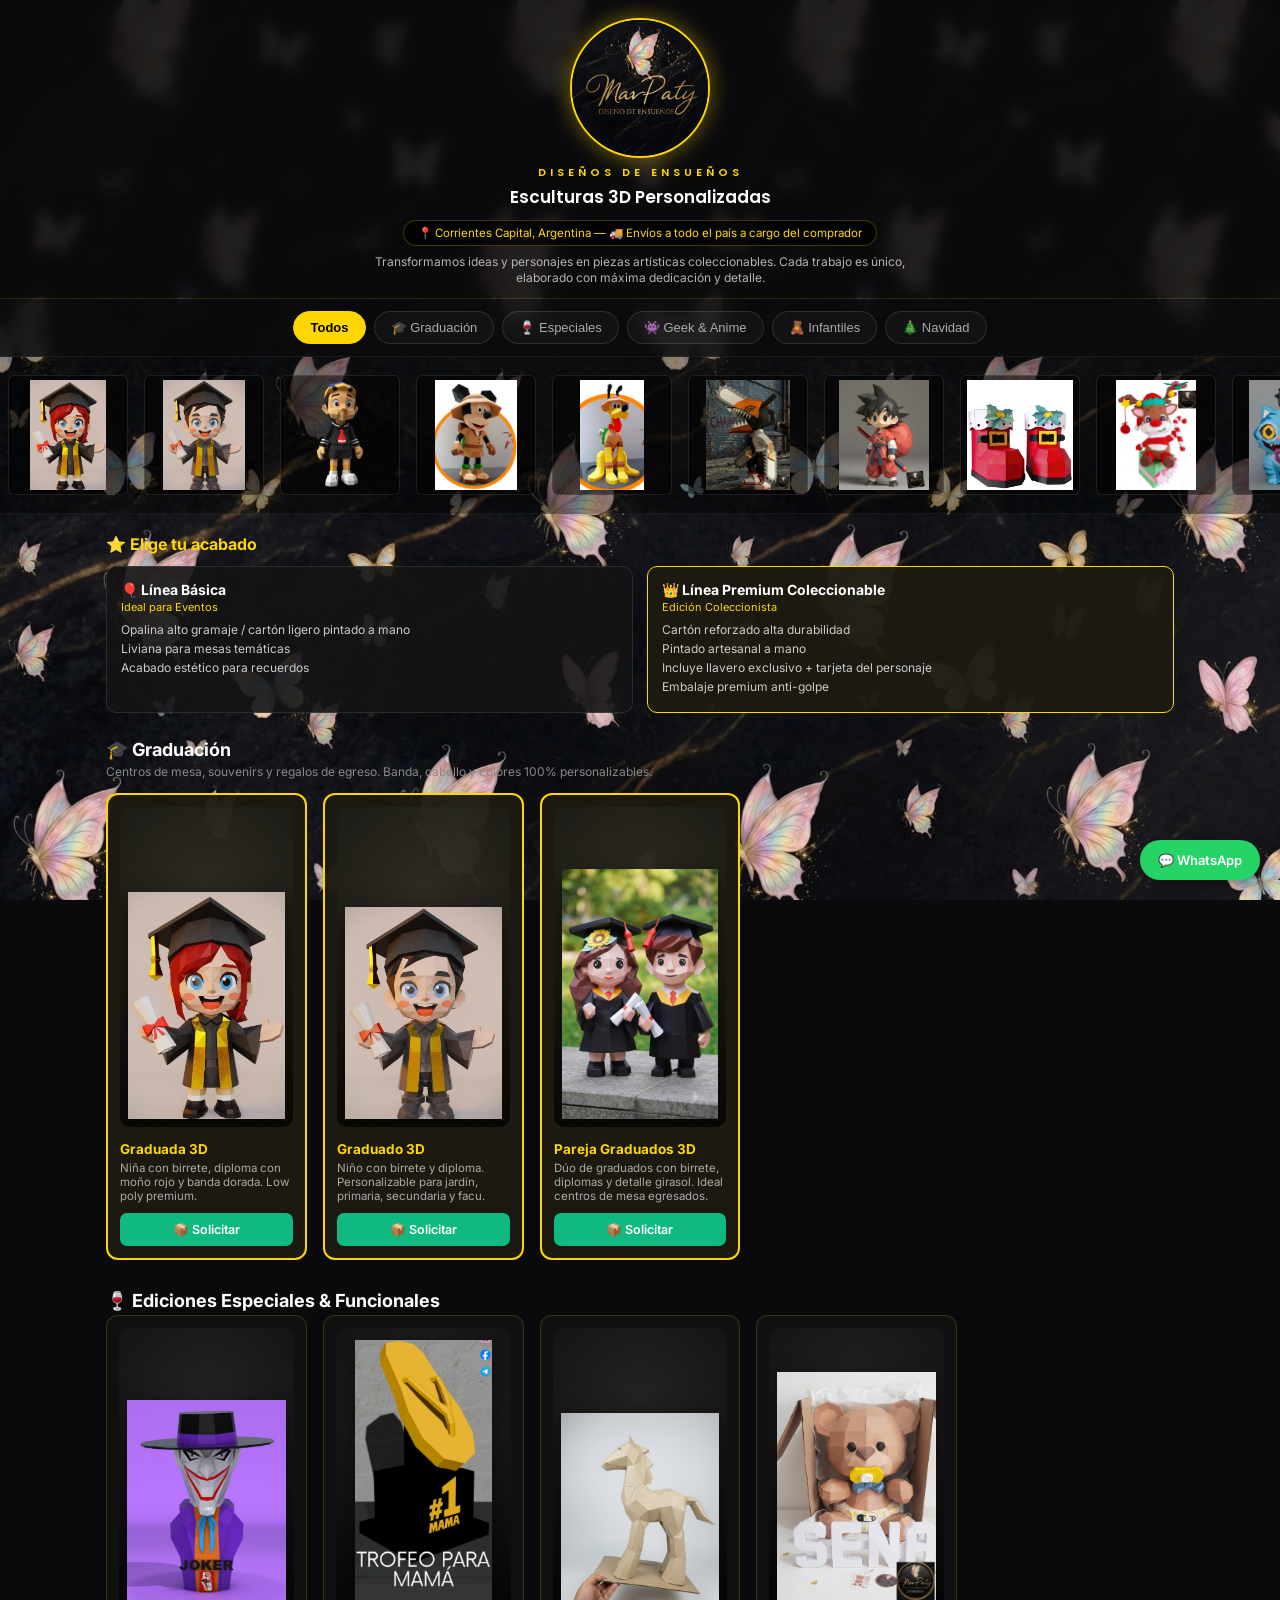
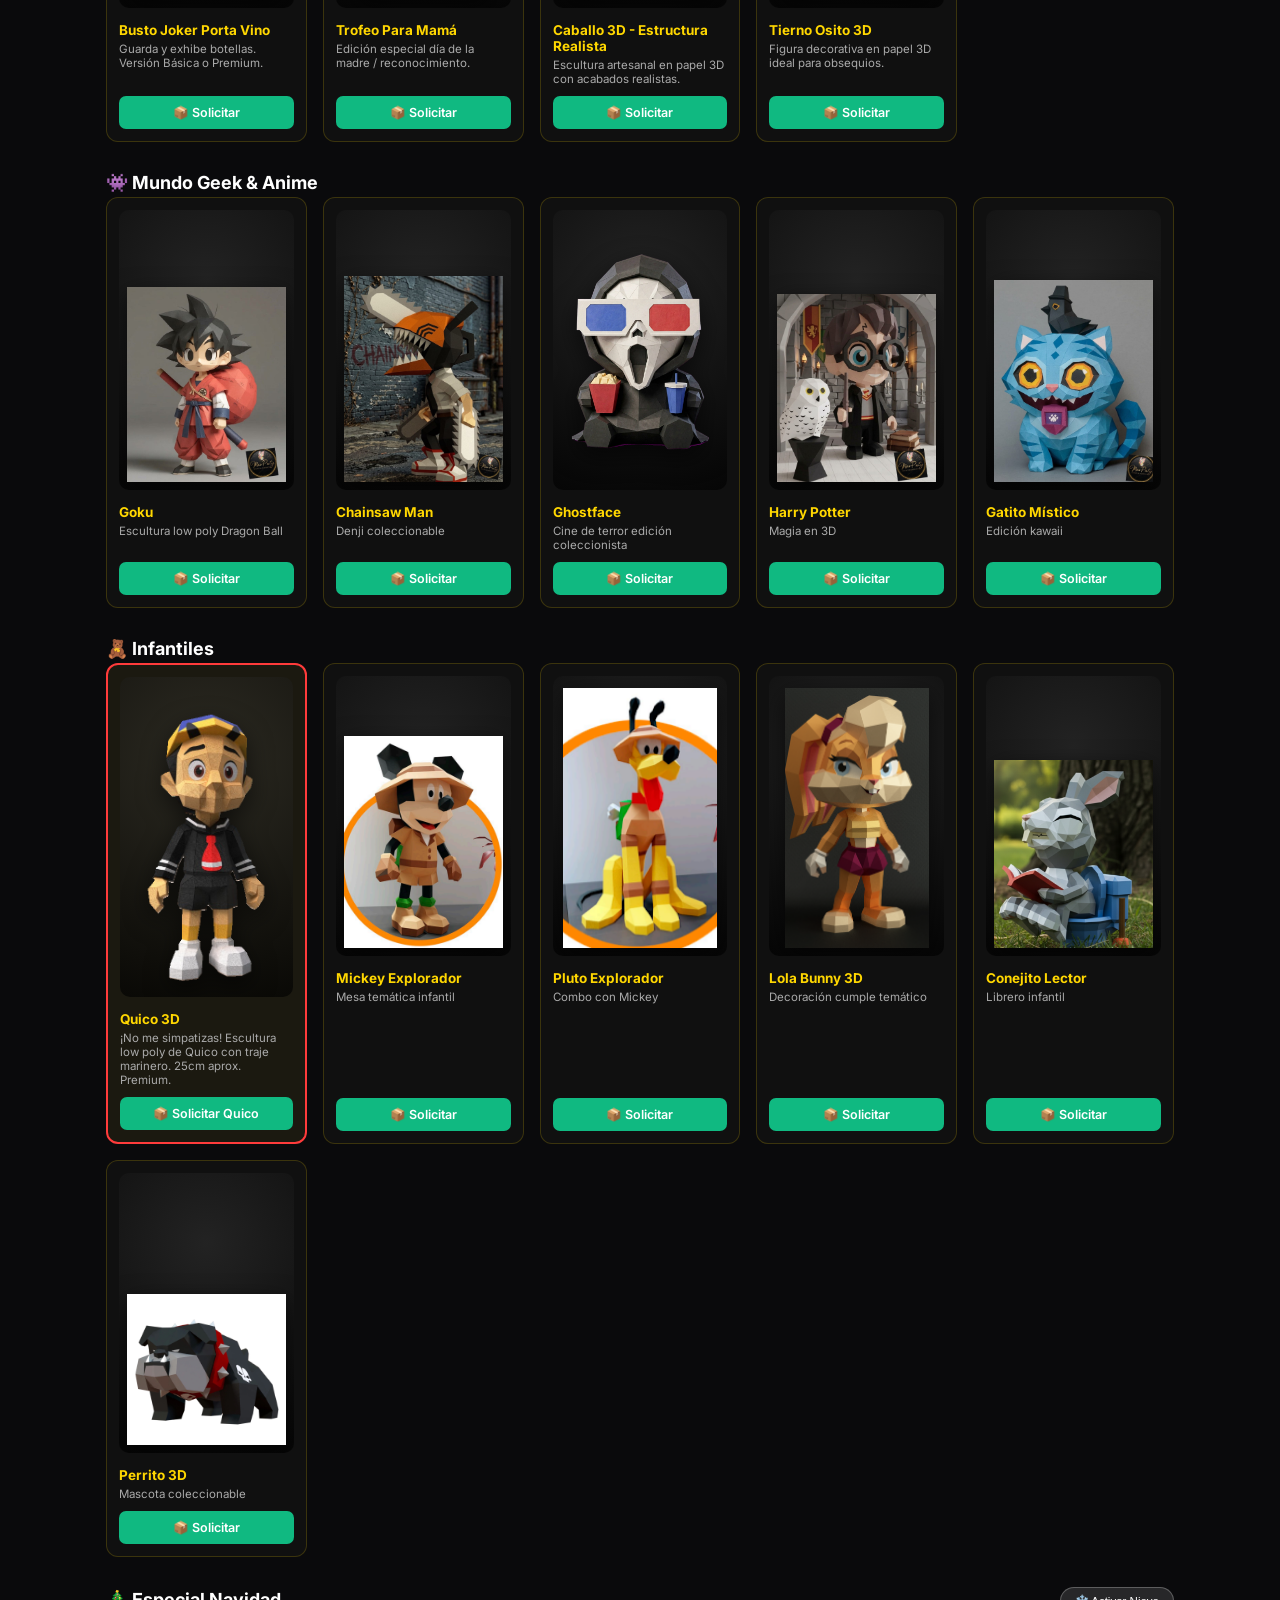
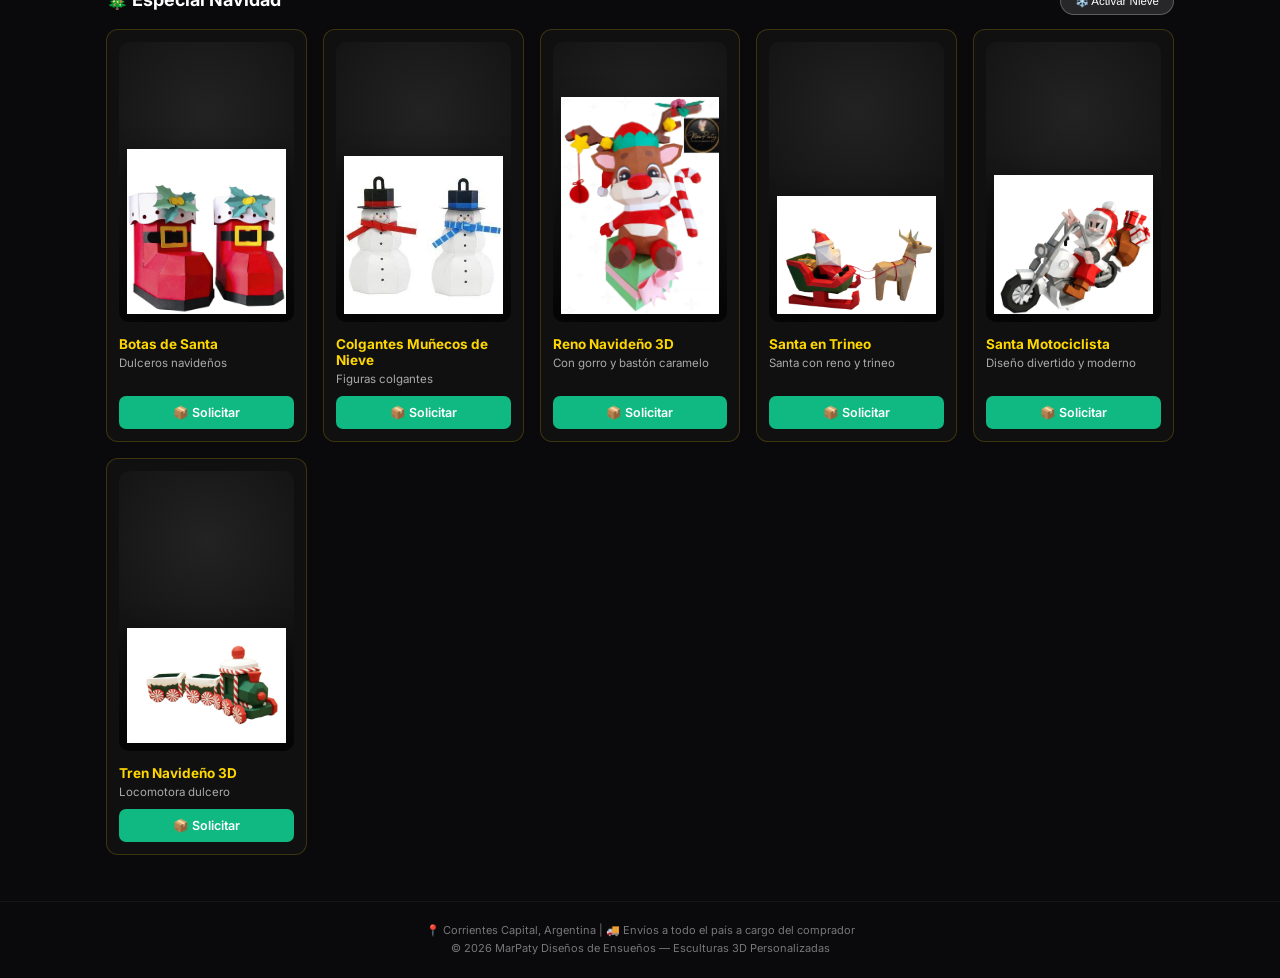
<file: index.html>
<!DOCTYPE html>
<html lang="es">
<head>
<meta charset="UTF-8">
<meta name="viewport" content="width=device-width, initial-scale=1.0">
<title>MarPaty | Diseños de Ensueños - Esculturas 3D</title>
<link href="https://fonts.googleapis.com/css2?family=Poppins:wght@400;600;700&family=Inter:wght@400;500&display=swap" rel="stylesheet">
<link rel="icon" type="image/png" href="favicon.png">
<link rel="stylesheet" href="style.css">
</head>
<body>
<div id="snow"></div>

<header class="hero">
  <div class="logo-wrap">
    <img src="marpatyjpg.jpg" alt="Logo" onerror="this.style.display='none'; this.nextElementSibling.style.display='grid'">
    <div class="logo-fallback">MP</div>
  </div>
  <p class="subtitle">DISEÑOS DE ENSUEÑOS</p>
  <h2>Esculturas 3D Personalizadas</h2>
  <p class="pill">📍 Corrientes Capital, Argentina — 🚚 Envíos a todo el país a cargo del comprador</p>
  <p class="desc">Transformamos ideas y personajes en piezas artísticas coleccionables. Cada trabajo es único, elaborado con máxima dedicación y detalle.</p>
</header>

<nav class="nav">
  <button class="active" data-f="todos">Todos</button>
  <button data-f="graduacion">🎓 Graduación</button>
  <button data-f="especiales">🍷 Especiales</button>
  <button data-f="geek">👾 Geek & Anime</button>
  <button data-f="infantiles">🧸 Infantiles</button>
  <button data-f="navidad">🎄 Navidad</button>
</nav>

<div class="carrusel">
  <div class="track">
    <img src="niñagradu.jpeg" alt=""><img src="niñogradu.jpeg" alt="">
    <img src="nino_transparente.png" alt="Quico">
    <img src="Screenshot_8.png" alt=""><img src="Screenshot_9.png" alt="">
    <img src="chains.jpeg" alt=""><img src="goku.jpeg" alt="">
    <img src="BOTASS DE SANTA .jpg" alt=""><img src="RENO.jpg" alt="">
    <img src="gatito.jpeg" alt=""><img src="osito.jpg" alt="">
    <img src="niñagradu.jpeg" alt=""><img src="niñogradu.jpeg" alt="">
    <img src="nino_transparente.png" alt="Quico">
  </div>
</div>

<section class="info">
  <h2>⭐ Elige tu acabado</h2>
  <div class="grid2">
    <div class="card-info">
      <h3>🎈 Línea Básica</h3>
      <span>Ideal para Eventos</span>
      <ul>
        <li>Opalina alto gramaje / cartón ligero pintado a mano</li>
        <li>Liviana para mesas temáticas</li>
        <li>Acabado estético para recuerdos</li>
      </ul>
    </div>
    <div class="card-info gold">
      <h3>👑 Línea Premium Coleccionable</h3>
      <span>Edición Coleccionista</span>
      <ul>
        <li>Cartón reforzado alta durabilidad</li>
        <li>Pintado artesanal a mano</li>
        <li>Incluye llavero exclusivo + tarjeta del personaje</li>
        <li>Embalaje premium anti-golpe</li>
      </ul>
    </div>
  </div>
</section>

<main>
  <!-- GRADUACION -->
  <section class="seccion featured" data-cat="graduacion">
    <h2>🎓 Graduación</h2>
    <p class="sub">Centros de mesa, souvenirs y regalos de egreso. Banda, cabello y colores 100% personalizables.</p>
    <div class="grid">
      <article class="prod grad" data-cat="graduacion">
        <div class="img"><img src="niñagradu.jpeg" onclick="openM(this.src,'Graduada 3D')"></div>
        
        <h3>Graduada 3D</h3>
        <p>Niña con birrete, diploma con moño rojo y banda dorada. Low poly premium.</p>
        <a href="https://wa.me/5493794509063?text=Hola!%20Quiero%20la%20Graduada%203D" target="_blank" class="btn">📦 Solicitar</a>
      </article>
      <article class="prod grad" data-cat="graduacion">
        <div class="img"><img src="niñogradu.jpeg" onclick="openM(this.src,'Graduado 3D')"></div>
        <h3>Graduado 3D</h3>
        <p>Niño con birrete y diploma. Personalizable para jardín, primaria, secundaria y facu.</p>
        <a href="https://wa.me/5493794509063?text=Hola!%20Quiero%20el%20Graduado%203D" target="_blank" class="btn">📦 Solicitar</a>
      </article>
      <article class="prod grad" data-cat="graduacion">
        <div class="img"><img src="niños.png" onclick="openM(this.src,'Pareja Graduados 3D')"></div>
        <h3>Pareja Graduados 3D</h3>
        <p>Dúo de graduados con birrete, diplomas y detalle girasol. Ideal centros de mesa egresados.</p>
        <a href="https://wa.me/5493794509063?text=Hola!%20Quiero%20la%20Pareja%20Graduados%203D" target="_blank" class="btn">📦 Solicitar</a>
      </article>
    </div>
  </section>

  <!-- ESPECIALES -->
  <section class="seccion" data-cat="especiales">
    <h2>🍷 Ediciones Especiales & Funcionales</h2>
    <div class="grid">
      <article class="prod" data-cat="especiales"><div class="img"><img src="Screenshot_3.png" onerror="this.src='Screenshot_3.jpg'" onclick="openM(this.src)"></div><h3>Busto Joker Porta Vino</h3><p>Guarda y exhibe botellas. Versión Básica o Premium.</p><a href="https://wa.me/5493794509063?text=Joker%20Porta%20Vino" target="_blank" class="btn">📦 Solicitar</a></article>
      <article class="prod" data-cat="especiales"><div class="img"><img src="Screenshot_2.png" onclick="openM(this.src)"></div><h3>Trofeo Para Mamá</h3><p>Edición especial día de la madre / reconocimiento.</p><a href="https://wa.me/5493794509063?text=Trofeo%20Mama" target="_blank" class="btn">📦 Solicitar</a></article>
      <article class="prod" data-cat="especiales"><div class="img"><img src="caballo.jpg" onclick="openM(this.src)"></div><h3>Caballo 3D - Estructura Realista</h3><p>Escultura artesanal en papel 3D con acabados realistas.</p><a href="https://wa.me/5493794509063?text=Caballo%203D" target="_blank" class="btn">📦 Solicitar</a></article>
      <article class="prod" data-cat="especiales"><div class="img"><img src="osito.jpg" onclick="openM(this.src)"></div><h3>Tierno Osito 3D</h3><p>Figura decorativa en papel 3D ideal para obsequios.</p><a href="https://wa.me/5493794509063?text=Osito%203D" target="_blank" class="btn">📦 Solicitar</a></article>
    </div>
  </section>

  <!-- GEEK -->
  <section class="seccion" data-cat="geek">
    <h2>👾 Mundo Geek & Anime</h2>
    <div class="grid">
      <article class="prod" data-cat="geek"><div class="img"><img src="goku.jpeg" onclick="openM(this.src)"></div><h3>Goku</h3><p>Escultura low poly Dragon Ball</p><a href="https://wa.me/5493794509063?text=Goku" target="_blank" class="btn">📦 Solicitar</a></article>
      <article class="prod" data-cat="geek"><div class="img"><img src="chains.jpeg" onclick="openM(this.src)"></div><h3>Chainsaw Man</h3><p>Denji coleccionable</p><a href="https://wa.me/5493794509063?text=Chainsaw%20Man" target="_blank" class="btn">📦 Solicitar</a></article>
      <article class="prod" data-cat="geek"><div class="img"><img src="ghostface_transparent.png" onclick="openM(this.src)"></div><h3>Ghostface</h3><p>Cine de terror edición coleccionista</p><a href="https://wa.me/5493794509063?text=Ghostface" target="_blank" class="btn">📦 Solicitar</a></article>
      <article class="prod" data-cat="geek"><div class="img"><img src="harry.jpeg" onclick="openM(this.src)"></div><h3>Harry Potter</h3><p>Magia en 3D</p><a href="https://wa.me/5493794509063?text=Harry%20Potter" target="_blank" class="btn">📦 Solicitar</a></article>
      <article class="prod" data-cat="geek"><div class="img"><img src="gatito.jpeg" onclick="openM(this.src)"></div><h3>Gatito Místico</h3><p>Edición kawaii</p><a href="https://wa.me/5493794509063?text=Gatito%20Mist" target="_blank" class="btn">📦 Solicitar</a></article>
    </div>
  </section>

  <!-- INFANTILES -->
  <section class="seccion" data-cat="infantiles">
    <h2>🧸 Infantiles</h2>
    
    <div class="grid">
      <!-- NUEVO QUICO -->
      <article class="prod grad" data-cat="infantiles" style="border-color:#ff3b3b">
        <div class="img"><img src="nino_transparente.png" alt="Quico 3D" onclick="openM(this.src,'Quico 3D - El Chavo del 8')"></div>
        
        <h3>Quico 3D</h3>
        <p>¡No me simpatizas! Escultura low poly de Quico con traje marinero. 25cm aprox. Premium.</p>
        <a href="https://wa.me/5493794509063?text=Hola!%20Quiero%20el%20Quico%203D%20de%20El%20Chavo" target="_blank" class="btn">📦 Solicitar Quico</a>
      </article>

      <article class="prod" data-cat="infantiles"><div class="img"><img src="Screenshot_8.png" onclick="openM(this.src)"></div><h3>Mickey Explorador</h3><p>Mesa temática infantil</p><a href="https://wa.me/5493794509063?text=Mickey" target="_blank" class="btn">📦 Solicitar</a></article>
      <article class="prod" data-cat="infantiles"><div class="img"><img src="Screenshot_9.png" onclick="openM(this.src)"></div><h3>Pluto Explorador</h3><p>Combo con Mickey</p><a href="https://wa.me/5493794509063?text=Pluto" target="_blank" class="btn">📦 Solicitar</a></article>
      <article class="prod" data-cat="infantiles"><div class="img"><img src="Screenshot_10.png" onclick="openM(this.src)"></div><h3>Lola Bunny 3D</h3><p>Decoración cumple temático</p><a href="https://wa.me/5493794509063?text=Lola%20Bunny" target="_blank" class="btn">📦 Solicitar</a></article>
      <article class="prod" data-cat="infantiles"><div class="img"><img src="Screenshot_5.png" onclick="openM(this.src)"></div><h3>Conejito Lector</h3><p>Librero infantil</p><a href="https://wa.me/5493794509063?text=Conejito" target="_blank" class="btn">📦 Solicitar</a></article>
      <article class="prod" data-cat="infantiles"><div class="img"><img src="PERRO.jpg" onclick="openM(this.src)"></div><h3>Perrito 3D</h3><p>Mascota coleccionable</p><a href="https://wa.me/5493794509063?text=Perrito" target="_blank" class="btn">📦 Solicitar</a></article>
    </div>
  </section>

  <!-- NAVIDAD -->
  <section class="seccion" data-cat="navidad">
    <div class="flexhead">
      <h2>🎄 Especial Navidad</h2>
      <button id="btnNieve" class="btnNieve" onclick="toggleNieve()">❄️ Activar Nieve</button>
    </div>
    <div class="grid">
      <article class="prod" data-cat="navidad"><div class="img"><img src="BOTASS DE SANTA .jpg" onclick="openM(this.src)"></div><h3>Botas de Santa</h3><p>Dulceros navideños</p><a href="https://wa.me/5493794509063?text=Botas%20Santa" target="_blank" class="btn">📦 Solicitar</a></article>
      <article class="prod" data-cat="navidad"><div class="img"><img src="COLGANTE NAVIDAD.jpg" onclick="openM(this.src)"></div><h3>Colgantes Muñecos de Nieve</h3><p>Figuras colgantes</p><a href="https://wa.me/5493794509063?text=Colgante%20Navidad" target="_blank" class="btn">📦 Solicitar</a></article>
      <article class="prod" data-cat="navidad"><div class="img"><img src="RENO.jpg" onclick="openM(this.src)"></div><h3>Reno Navideño 3D</h3><p>Con gorro y bastón caramelo</p><a href="https://wa.me/5493794509063?text=Reno" target="_blank" class="btn">📦 Solicitar</a></article>
      <article class="prod" data-cat="navidad"><div class="img"><img src="SANTA EN CARRO.jpg" onclick="openM(this.src)"></div><h3>Santa en Trineo</h3><p>Santa con reno y trineo</p><a href="https://wa.me/5493794509063?text=Santa%20Trineo" target="_blank" class="btn">📦 Solicitar</a></article>
      <article class="prod" data-cat="navidad"><div class="img"><img src="SANTA EN MOTO.jpg" onclick="openM(this.src)"></div><h3>Santa Motociclista</h3><p>Diseño divertido y moderno</p><a href="https://wa.me/5493794509063?text=Santa%20Moto" target="_blank" class="btn">📦 Solicitar</a></article>
      <article class="prod" data-cat="navidad"><div class="img"><img src="TREN NAVIDEÑO.jpg" onclick="openM(this.src)"></div><h3>Tren Navideño 3D</h3><p>Locomotora dulcero</p><a href="https://wa.me/5493794509063?text=Tren%20Navidad" target="_blank" class="btn">📦 Solicitar</a></article>
    </div>
  </section>
</main>

<div id="modal" class="modal" onclick="cerrarM()"><span class="close">&times;</span><img id="modalImg"><div id="modalTitle"></div></div>
<a class="wa" href="https://wa.me/5493794509063?text=Hola!%20Consulta%20general" target="_blank">💬 WhatsApp</a>

<footer>
  <p>📍 Corrientes Capital, Argentina | 🚚 Envíos a todo el país a cargo del comprador</p>
  <p>© 2026 MarPaty Diseños de Ensueños — Esculturas 3D Personalizadas</p>
</footer>

<script src="script.js"></script>
</body>
</html>
</file>
<file: style.css>
*{box-sizing:border-box;margin:0;padding:0}
body{font-family:'Inter',sans-serif;background:#0a0a0c url('mariposas.jpg') fixed center/cover;color:#fff;min-height:100vh;overflow-x:hidden}
.hero{text-align:center;padding:18px 15px 12px;background:rgba(10,10,12,0.88);backdrop-filter:blur(6px);border-bottom:1px solid rgba(255,215,0,0.15)}
.logo-wrap{display:flex;justify-content:center;margin-bottom:6px}
.logo-wrap img{width:140px;height:140px;border-radius:50%;border:2px solid #ffd700;box-shadow:0 0 22px rgba(255,215,0,0.45);object-fit:cover}
.logo-fallback{width:100px;height:100px;border-radius:50%;background:linear-gradient(135deg,#ffd700,#b8860b);display:none;place-items:center;font-weight:800;color:#000;font-size:32px}
.hero .subtitle{font-family:'Poppins';font-size:11px;letter-spacing:4px;color:#ffd700;font-weight:600;margin-top:2px}
.hero h2{font-family:'Poppins';font-weight:600;margin:3px 0 6px;color:#fff;font-size:17px}
.pill{display:inline-block;margin:4px 0 6px;background:rgba(0,0,0,0.7);border:1px solid rgba(255,215,0,0.25);padding:5px 14px;border-radius:999px;color:#ffd700;font-size:11.5px}
.desc{max-width:580px;margin:2px auto 0;color:#b5b5b5;font-size:12px;line-height:1.35}
.nav{position:sticky;top:0;z-index:40;background:rgba(10,10,12,0.9);backdrop-filter:blur(10px);display:flex;gap:8px;overflow-x:auto;padding:12px 16px;justify-content:center;border-bottom:1px solid rgba(255,255,255,0.06)}
.nav button{white-space:nowrap;border:1px solid rgba(255,255,255,0.12);background:rgba(255,255,255,0.03);color:#aaa;padding:8px 16px;border-radius:20px;cursor:pointer;font-size:13px;transition:0.2s}
.nav button:hover,.nav button.active{background:#ffd700;color:#000;font-weight:600;border-color:#ffd700}
.carrusel{background:rgba(0,0,0,0.4);overflow:hidden;padding:10px 0;border-bottom:1px solid rgba(255,255,255,0.05)}
.track{display:flex;width:max-content;animation:scroll 25s linear infinite}
.track img{width:120px;height:120px;object-fit:contain;margin:8px;background:rgba(0,0,0,0.5);border:1px solid rgba(255,255,255,0.1);border-radius:6px;padding:4px}
@keyframes scroll{0%{transform:translateX(0)}100%{transform:translateX(-50%)}}
.info{max-width:1100px;margin:20px auto 10px;padding:0 16px}
.info h2{color:#ffd700;font-size:16px;margin-bottom:12px}
.grid2{display:grid;grid-template-columns:1fr 1fr;gap:14px}
.card-info{background:rgba(20,20,22,0.9);border:1px solid rgba(255,255,255,0.1);border-radius:10px;padding:14px}
.card-info.gold{border-color:#ffd700;background:rgba(28,26,16,0.95)}
.card-info h3{font-size:14px;color:#fff;margin-bottom:2px}
.card-info span{font-size:11px;color:#ffd700;display:block;margin-bottom:8px}
.card-info ul{list-style:none;font-size:12px;color:#ccc}
.card-info li{margin-bottom:4px}
main{max-width:1100px;margin:0 auto;padding:16px}
.seccion{margin-bottom:30px}
.seccion h2{font-size:18px;color:#fff;margin-bottom:4px;display:flex;align-items:center;gap:8px}
.seccion h2 i{font-size:10px;background:#ffd700;color:#000;padding:2px 6px;border-radius:4px;font-style:normal}
.seccion .sub{color:#888;font-size:12px;margin-bottom:14px}
.grid{display:grid;grid-template-columns:repeat(auto-fill,minmax(200px,1fr));gap:16px}
.prod{background:rgba(18,18,18,0.92);border:1px solid rgba(255,215,0,0.18);border-radius:12px;padding:12px;display:flex;flex-direction:column;transition:0.2s;position:relative}
.prod:hover{transform:translateY(-3px);border-color:#ffd700}
.prod.grad{border:2px solid #ffd700;background:rgba(28,26,16,0.95)}
/* FIX IMAGEN COMPLETA */
.prod .img{height:280px;background:radial-gradient(circle at 50% 25%, rgba(255,255,255,0.08), rgba(0,0,0,0.65));border-radius:10px;display:flex;align-items:flex-end;justify-content:center;overflow:hidden;margin-bottom:10px;padding:12px 8px 8px}
.prod .img img{width:100%;height:100%;max-height:260px;object-fit:contain;object-position:center bottom;cursor:pointer;display:block;filter:drop-shadow(0 8px 12px rgba(0,0,0,0.6));transition:transform .25s}
.prod .img img:hover{transform:scale(1.05)}
.prod.grad .img{height:320px}
.prod.grad .img img{max-height:300px}

.tag{position:absolute;top:18px;left:18px;background:#ffd700;color:#000;font-size:9px;font-weight:700;padding:3px 7px;border-radius:4px;z-index:2}
.prod h3{color:#ffd700;font-size:13.5px;margin:4px 0}
.prod p{color:#aaa;font-size:11.5px;margin-bottom:10px;flex:1}
.btn{display:block;text-align:center;background:#10b981;color:#fff;text-decoration:none;padding:9px;border-radius:7px;font-size:12.5px;font-weight:600}
.btn:hover{background:#059669}
.flexhead{display:flex;justify-content:space-between;align-items:center;margin-bottom:14px}
.btnNieve{background:rgba(255,255,255,0.12);border:1px solid rgba(255,255,255,0.25);color:#fff;padding:6px 14px;border-radius:20px;font-size:11.5px;cursor:pointer;transition:.2s}
.btnNieve.activo{background:#fff;color:#1e3a8a;font-weight:700;border-color:#fff;box-shadow:0 0 12px rgba(255,255,255,0.4)}
.modal{display:none;position:fixed;z-index:99;left:0;top:0;width:100%;height:100%;background:rgba(0,0,0,0.9);padding-top:40px;text-align:center}
.modal img{max-width:90%;max-height:80vh;border:2px solid #ffd700;border-radius:10px;object-fit:contain}
.close{position:absolute;top:15px;right:25px;color:#fff;font-size:35px;cursor:pointer}
.wa{position:fixed;bottom:20px;right:20px;background:#25d366;color:#fff;padding:12px 18px;border-radius:30px;text-decoration:none;font-weight:600;font-size:13px;box-shadow:0 4px 12px rgba(0,0,0,0.4);z-index:50}
footer{text-align:center;padding:20px;background:rgba(10,10,12,0.95);border-top:1px solid rgba(255,255,255,0.05);color:#777;font-size:11px;line-height:1.6}

/* NIEVE FIX */
#snow{position:fixed;top:0;left:0;width:100%;height:100%;pointer-events:none;z-index:9999;overflow:hidden}
.copo{position:fixed;top:-10px;color:#fff;user-select:none;pointer-events:none;animation-name:caer;animation-timing-function:linear}
@keyframes caer{0%{transform:translateY(-10vh) translateX(0) rotate(0deg);opacity:1}100%{transform:translateY(110vh) translateX(30px) rotate(360deg);opacity:0.3}}

@media(max-width:600px){.grid{grid-template-columns:1fr 1fr;gap:12px}.prod .img{height:220px}.prod .img img{max-height:200px}.prod.grad .img{height:250px}.prod.grad .img img{max-height:230px}.grid2{grid-template-columns:1fr}}
</file>
